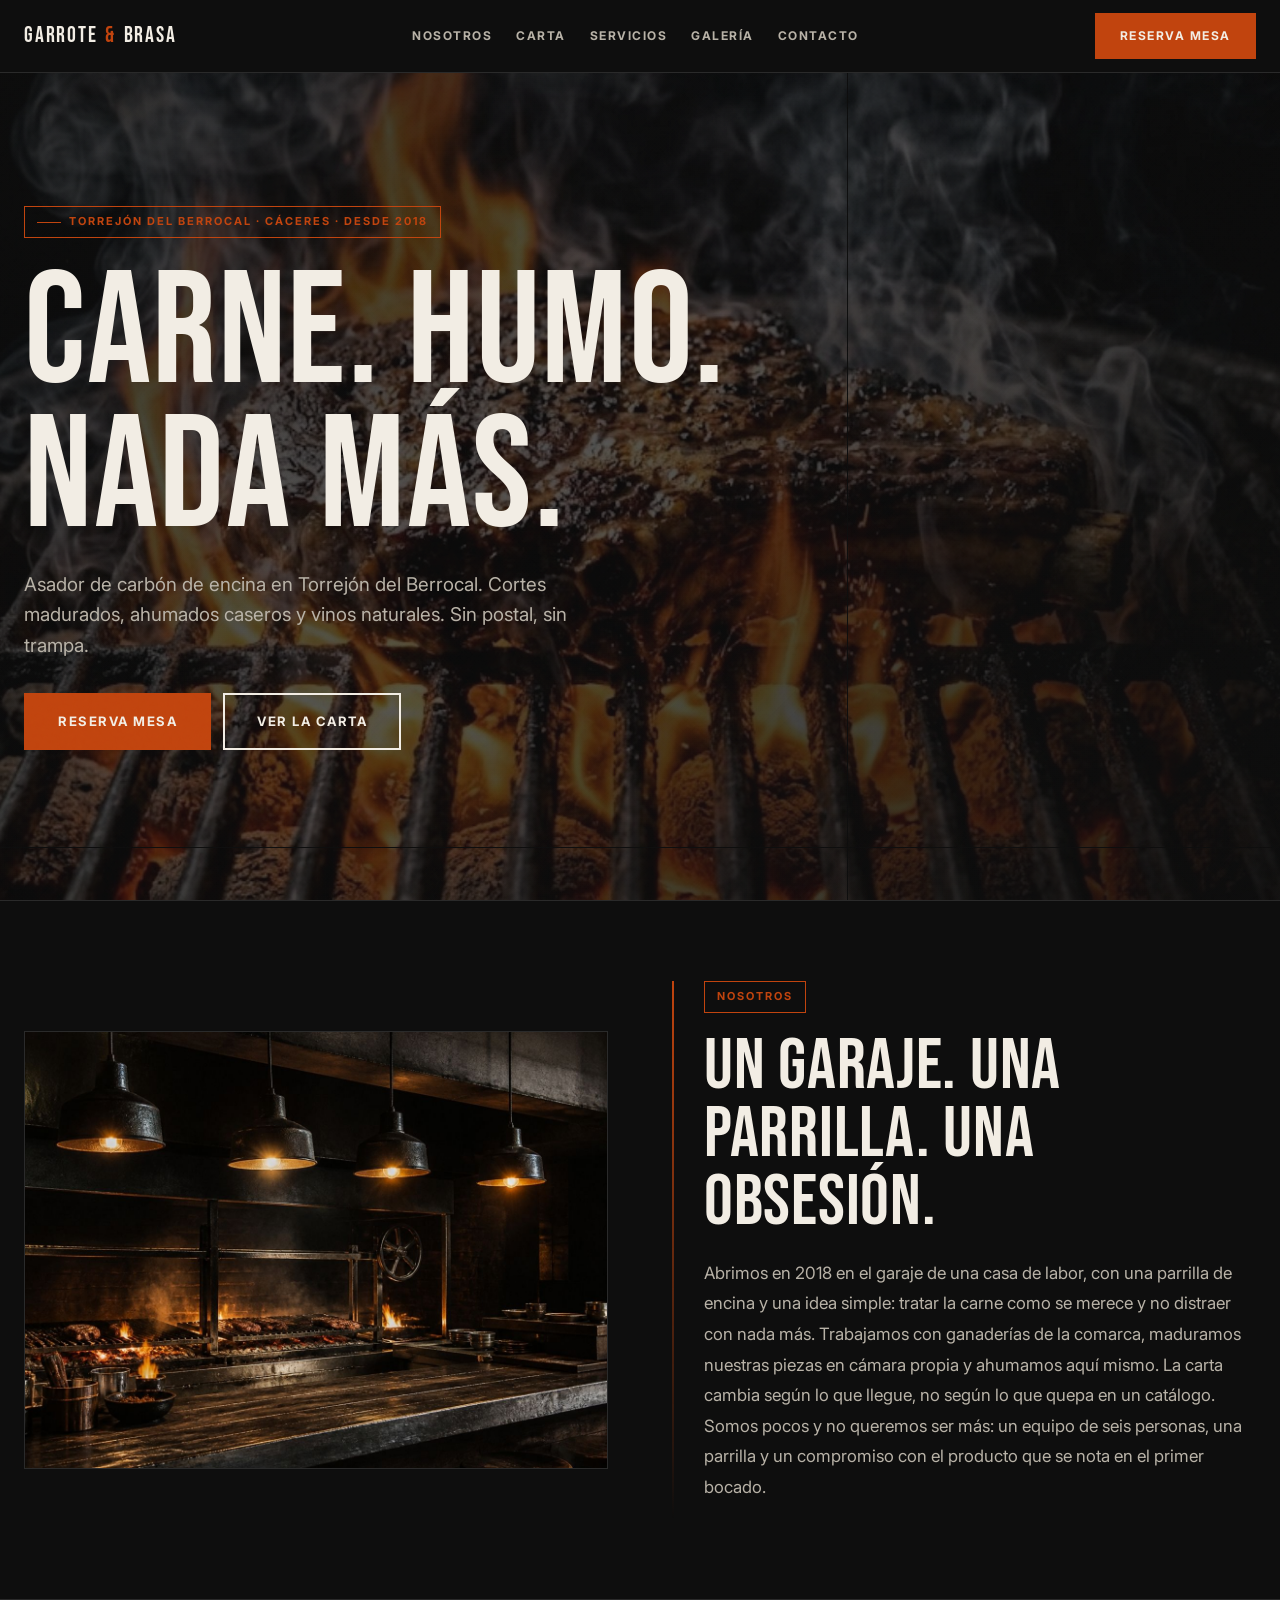
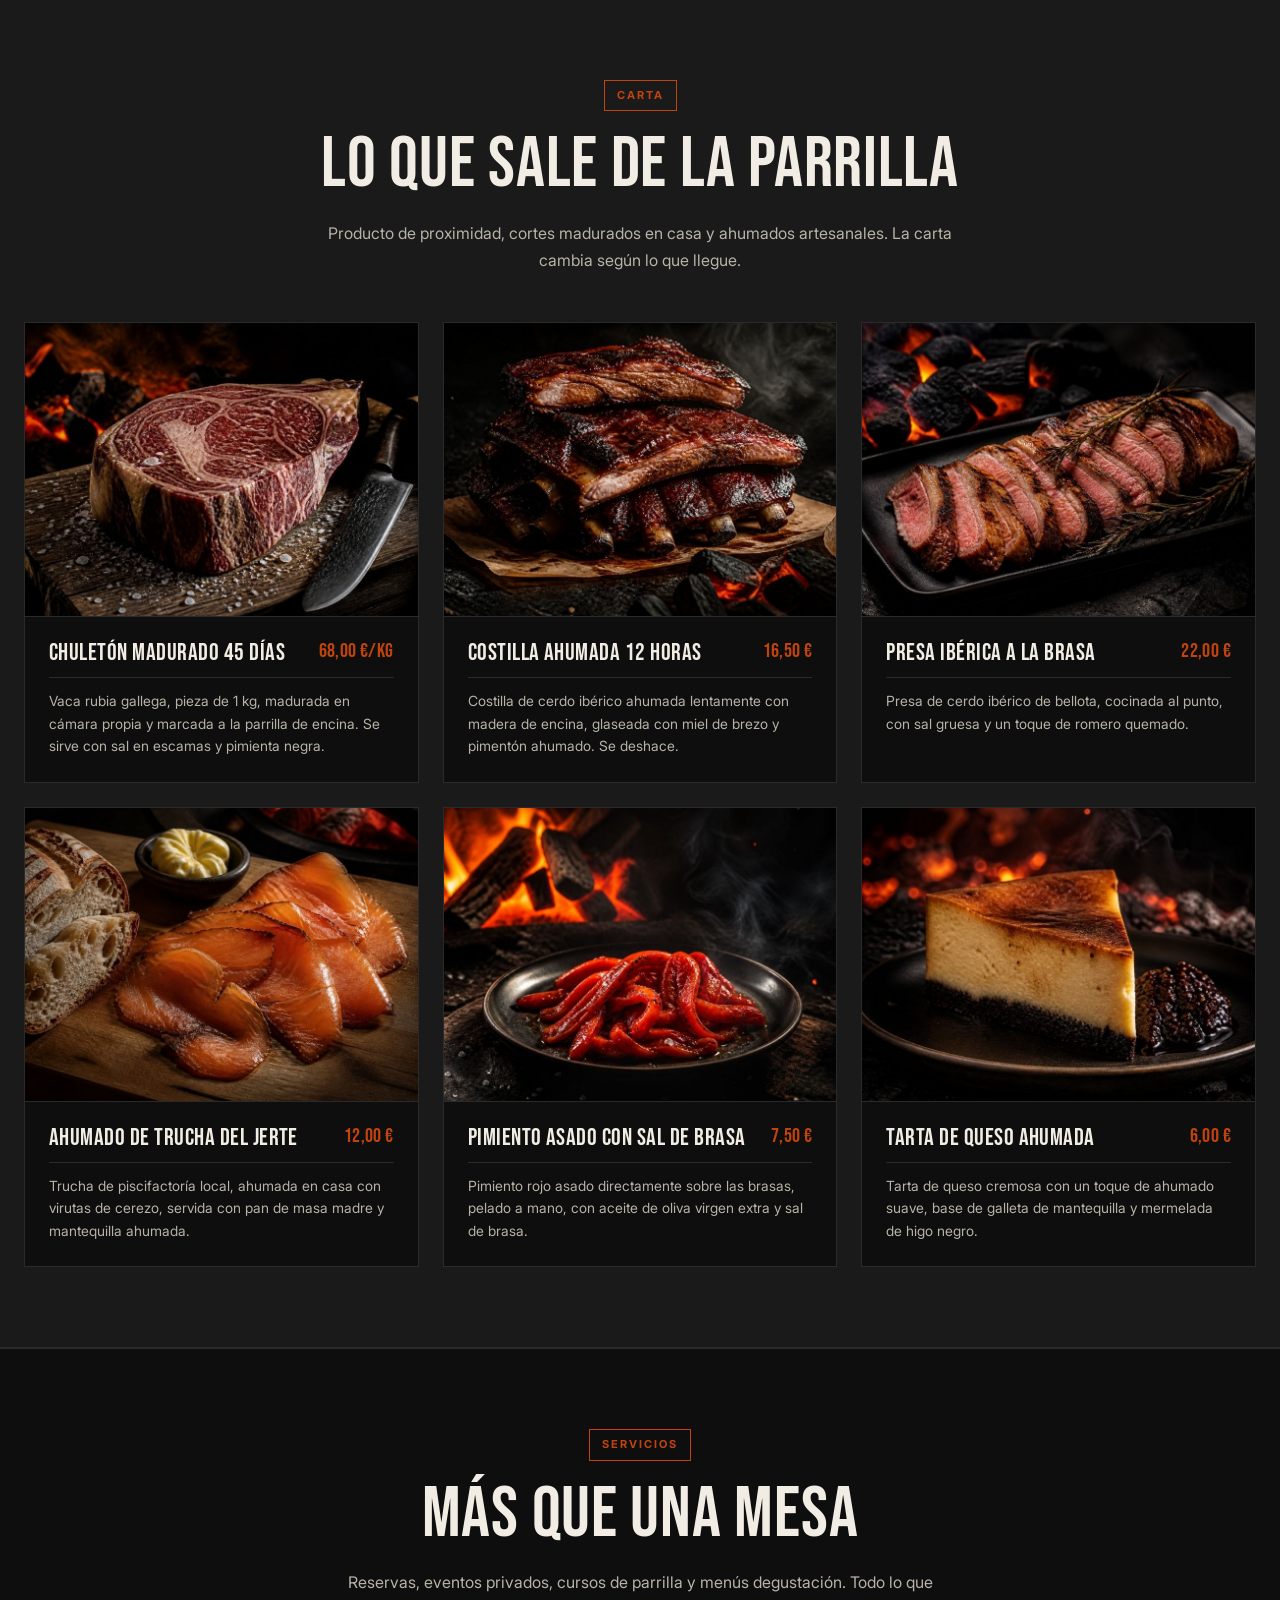
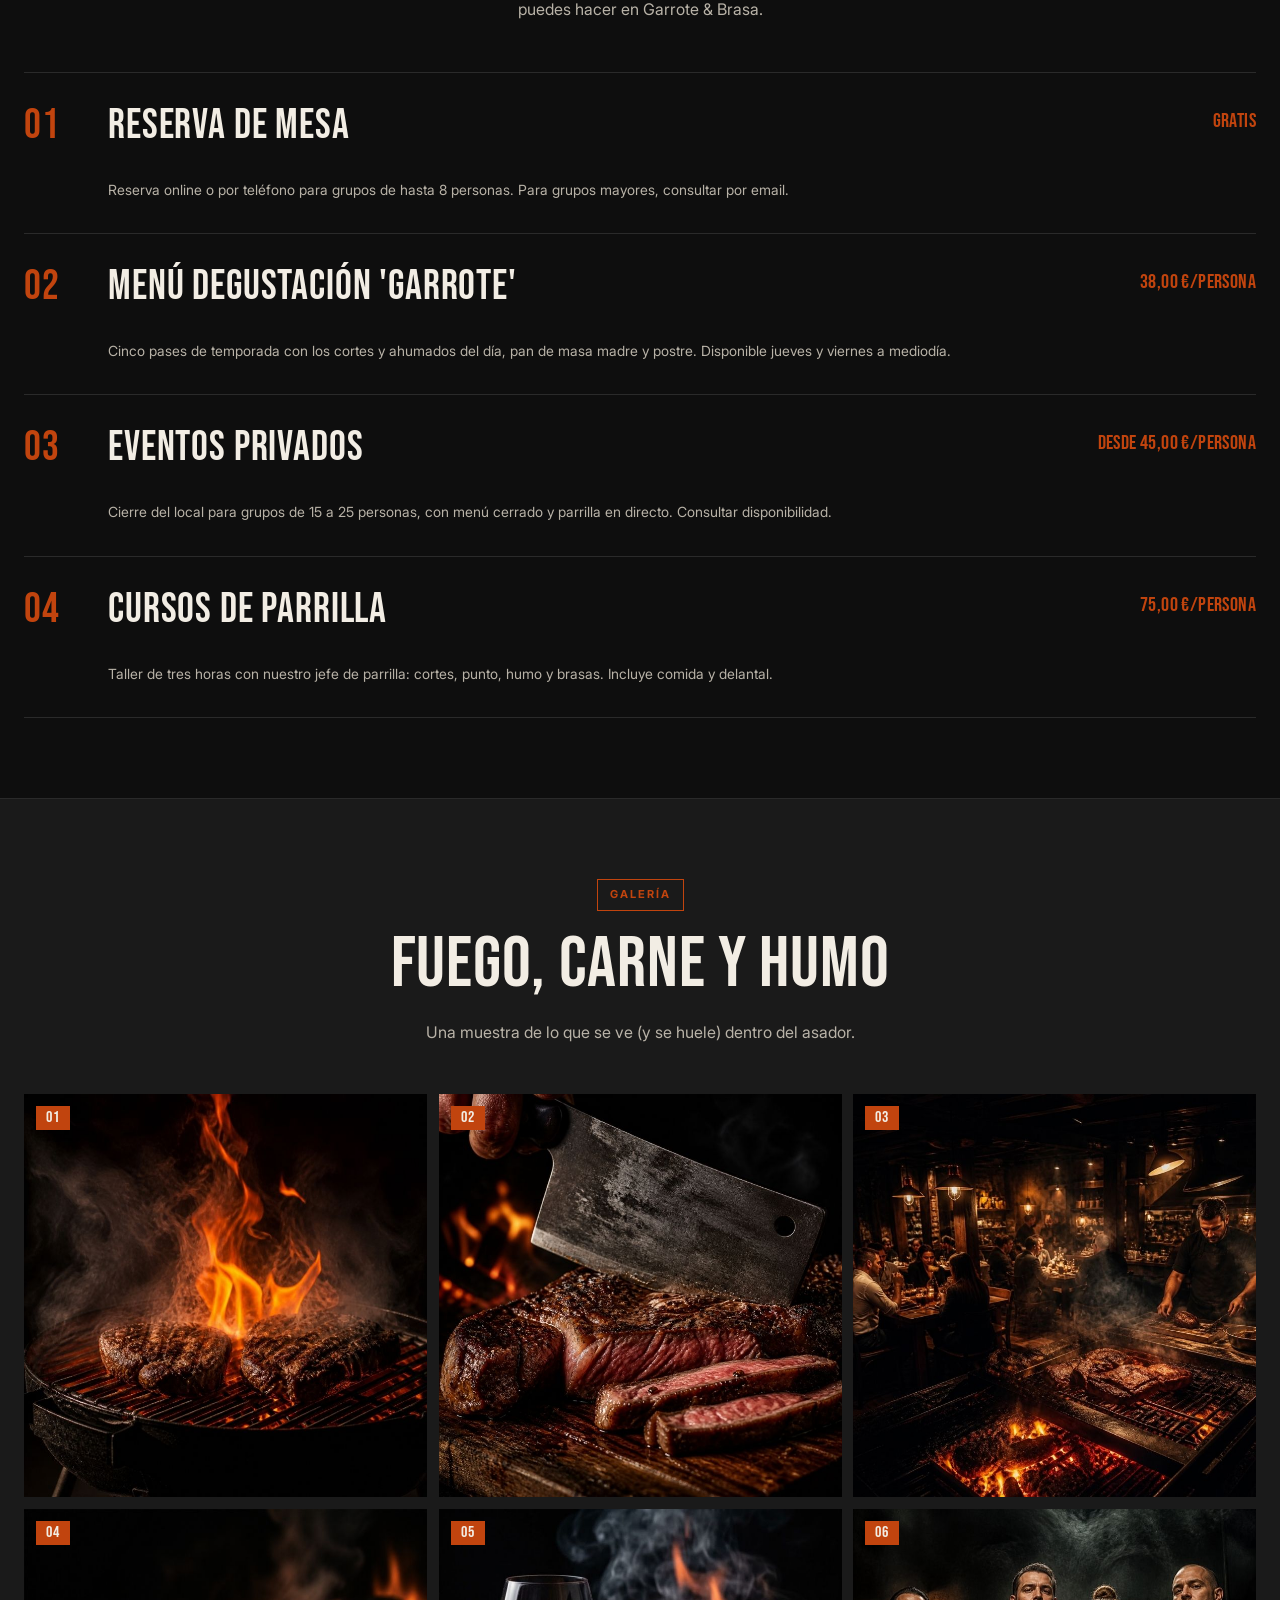
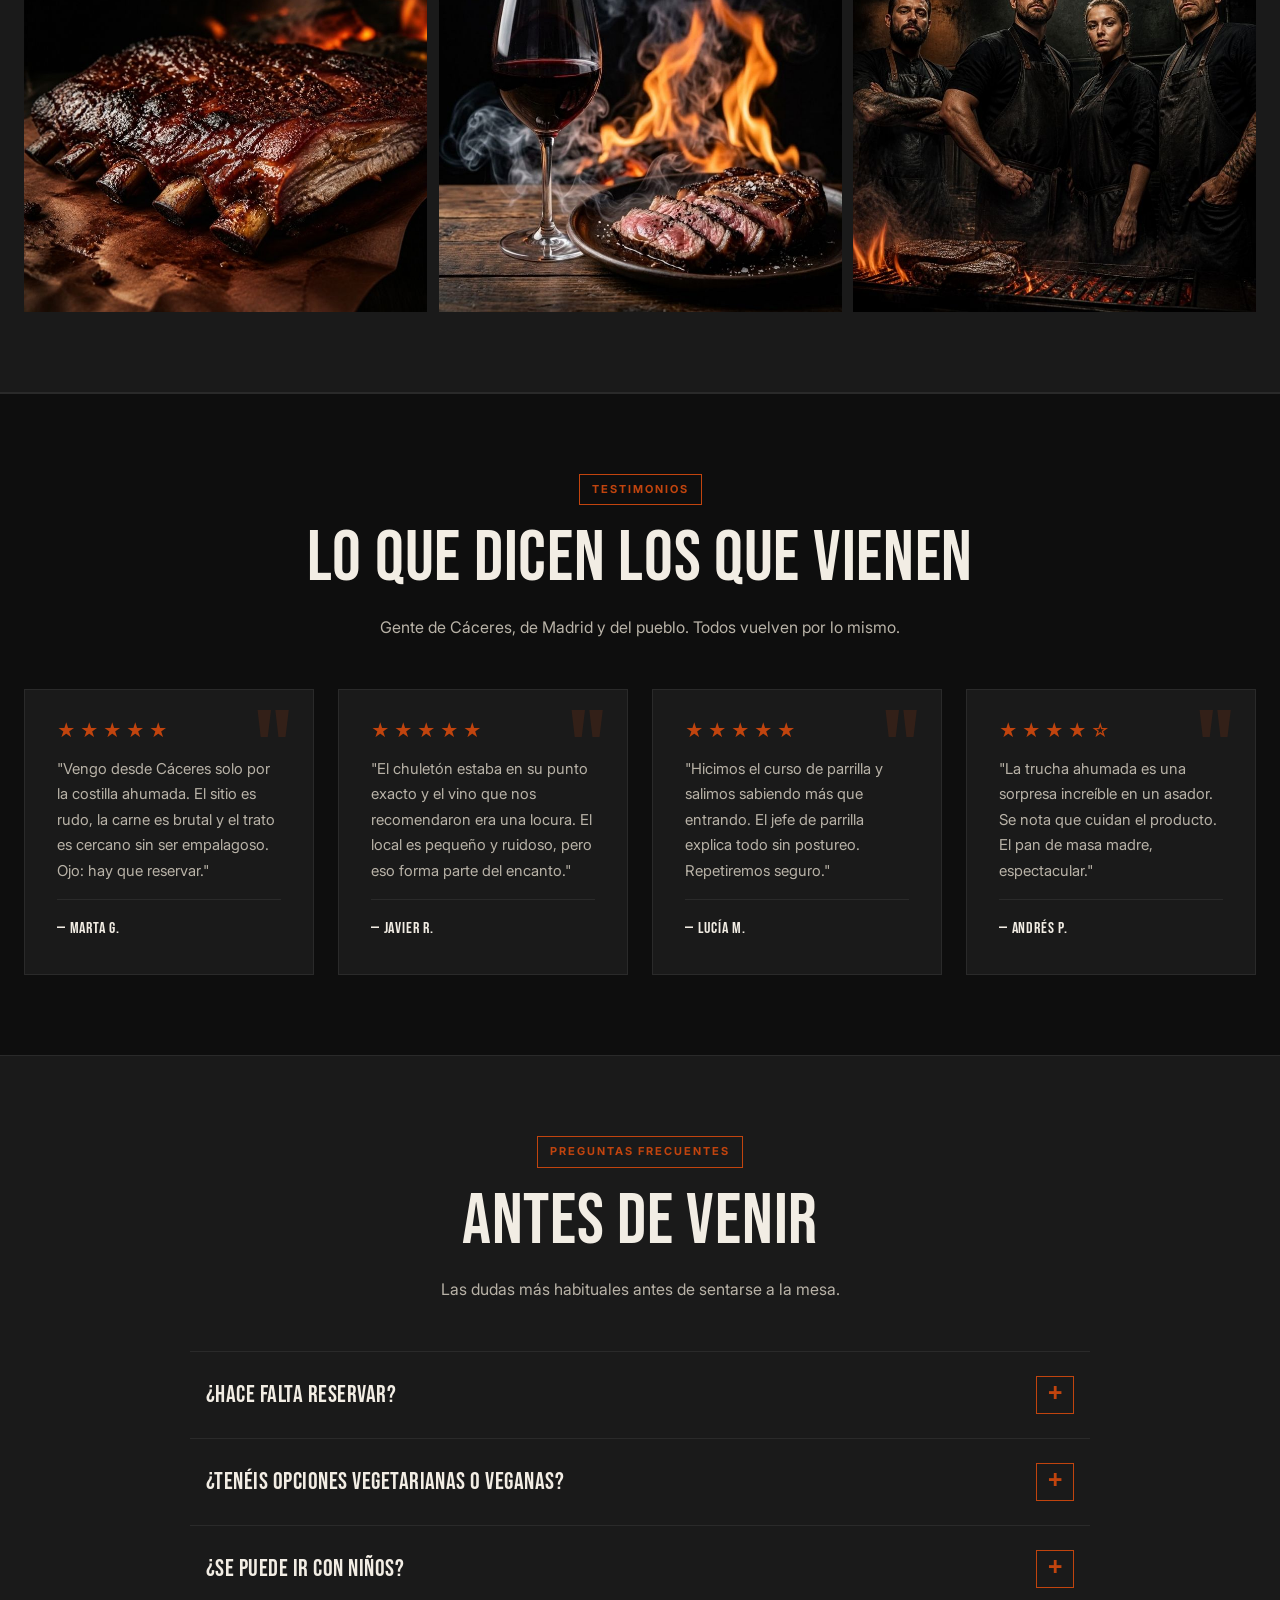
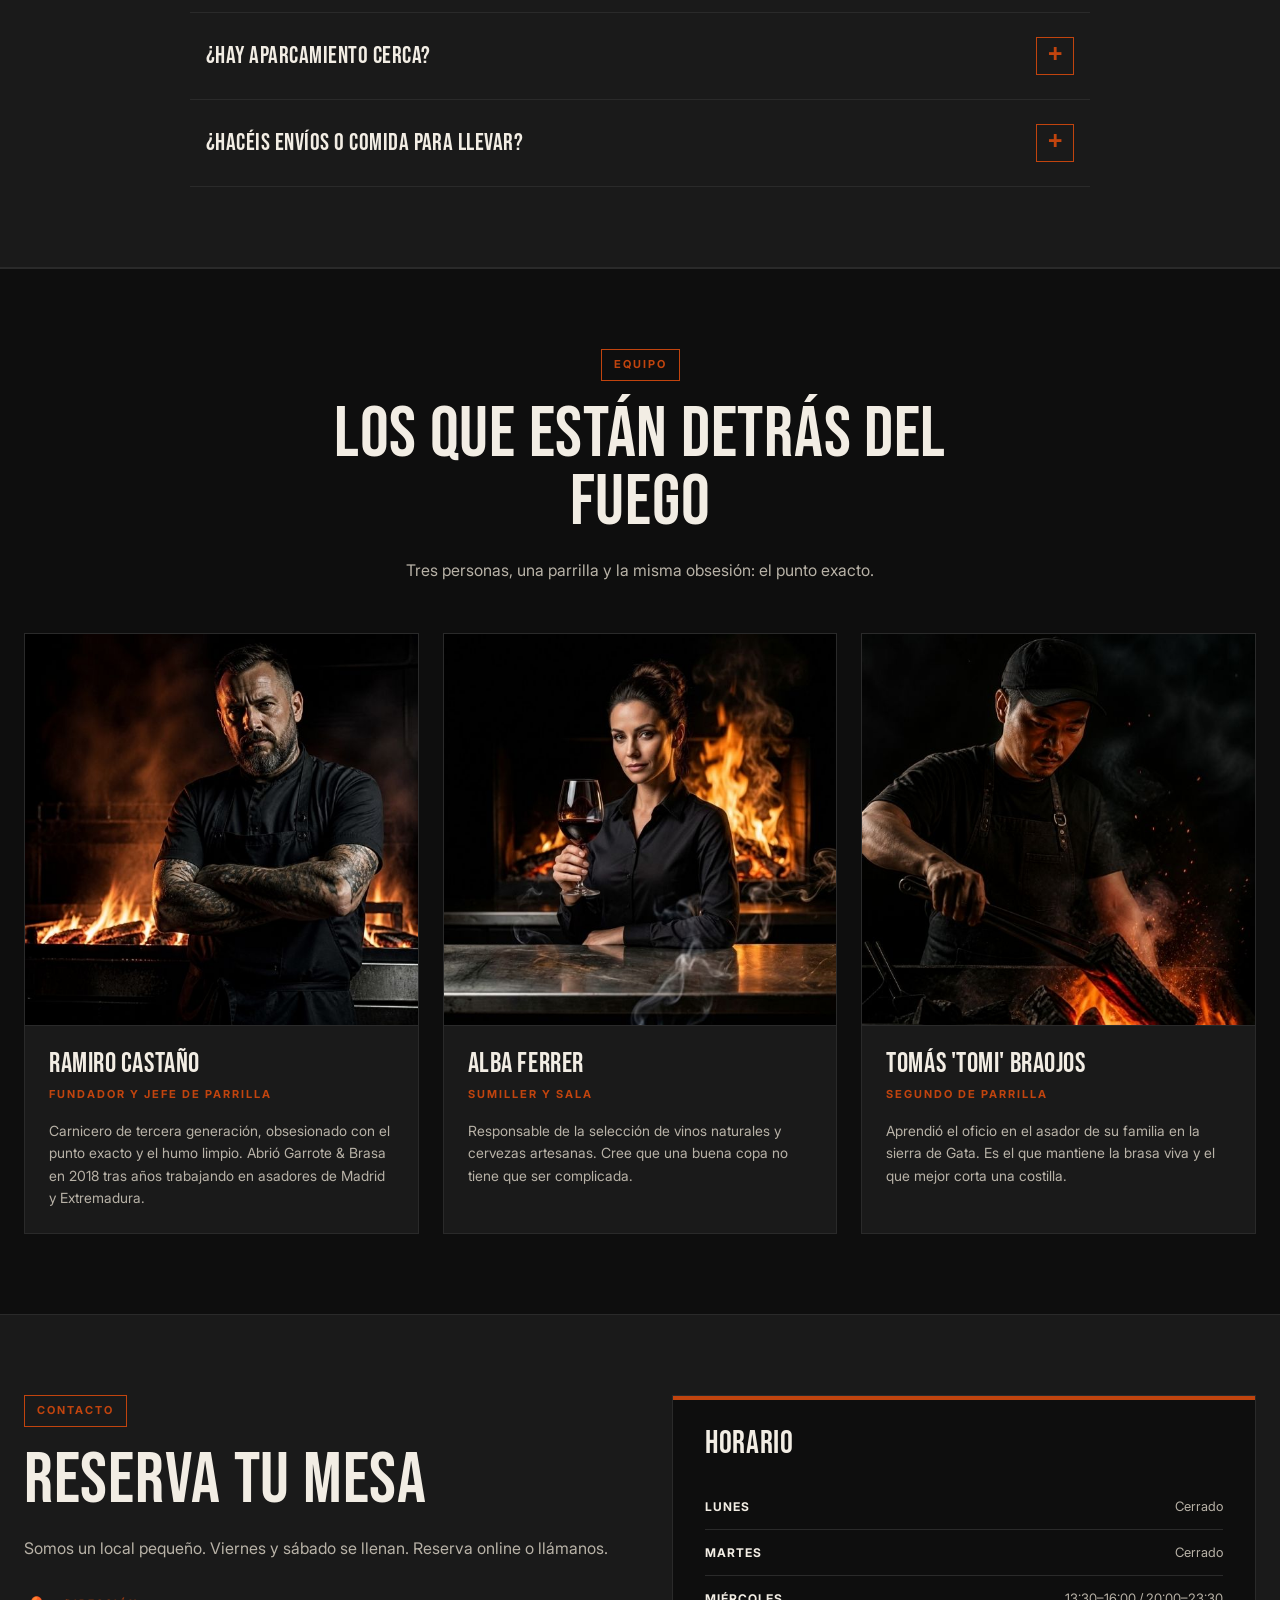
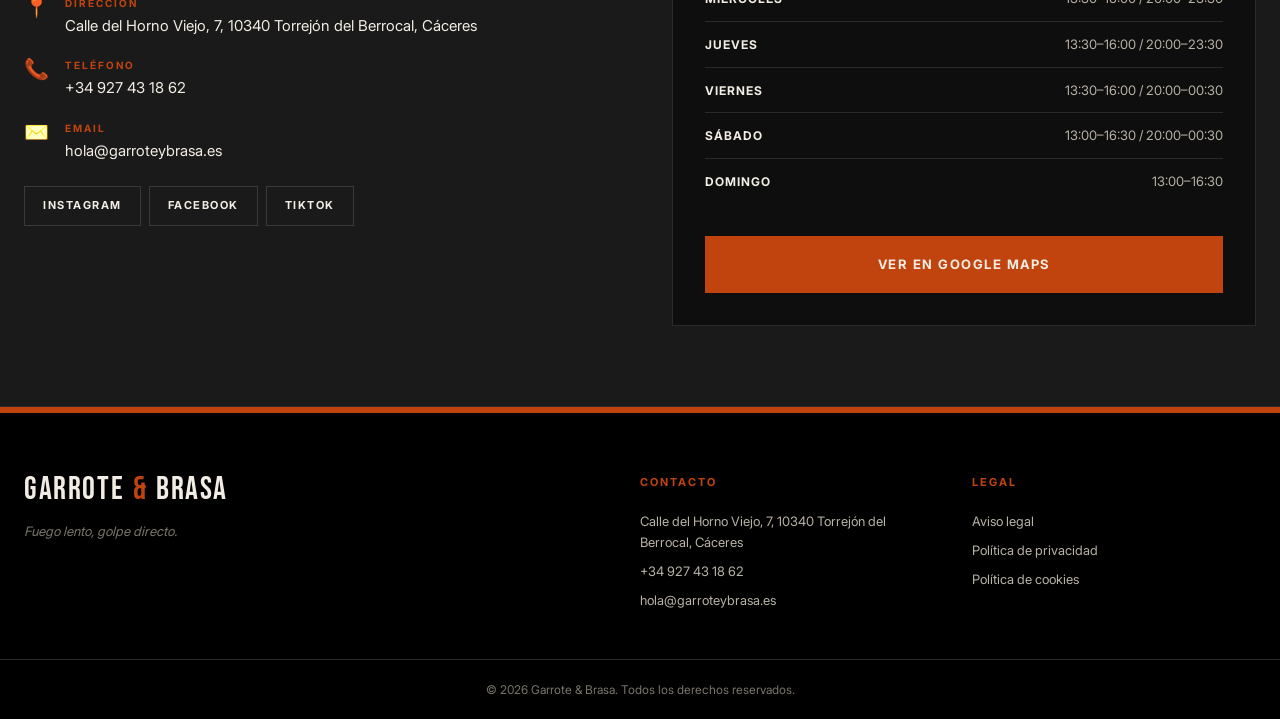
<file: index.html>
<!DOCTYPE html>
<html lang="es">
<head>
    <meta charset="UTF-8">
    <meta name="viewport" content="width=device-width, initial-scale=1.0">
    <meta name="theme-color" content="#0E0E0E">
    <meta name="description" content="Garrote & Brasa: asador urbano de carnes a la parrilla y ahumados en Torrejón del Berrocal, Cáceres.">
    <title>Garrote & Brasa · Asador urbano</title>
    <link rel="stylesheet" href="styles/base.css">
    <link rel="stylesheet" href="styles/inicio.css">
    <link rel="icon" href="data:image/svg+xml,%3Csvg xmlns='http://www.w3.org/2000/svg' viewBox='0 0 100 100'%3E%3Crect width='100' height='100' fill='%230E0E0E'/%3E%3Ctext x='50' y='72' font-family='Arial Black, sans-serif' font-size='64' font-weight='900' text-anchor='middle' fill='%23C1440E'%3EG%3C/text%3E%3C/svg%3E">
</head>
<body>
    <div id="app"></div>
    <script type="module" src="src/app.js"></script>
</body>
</html>
</file>
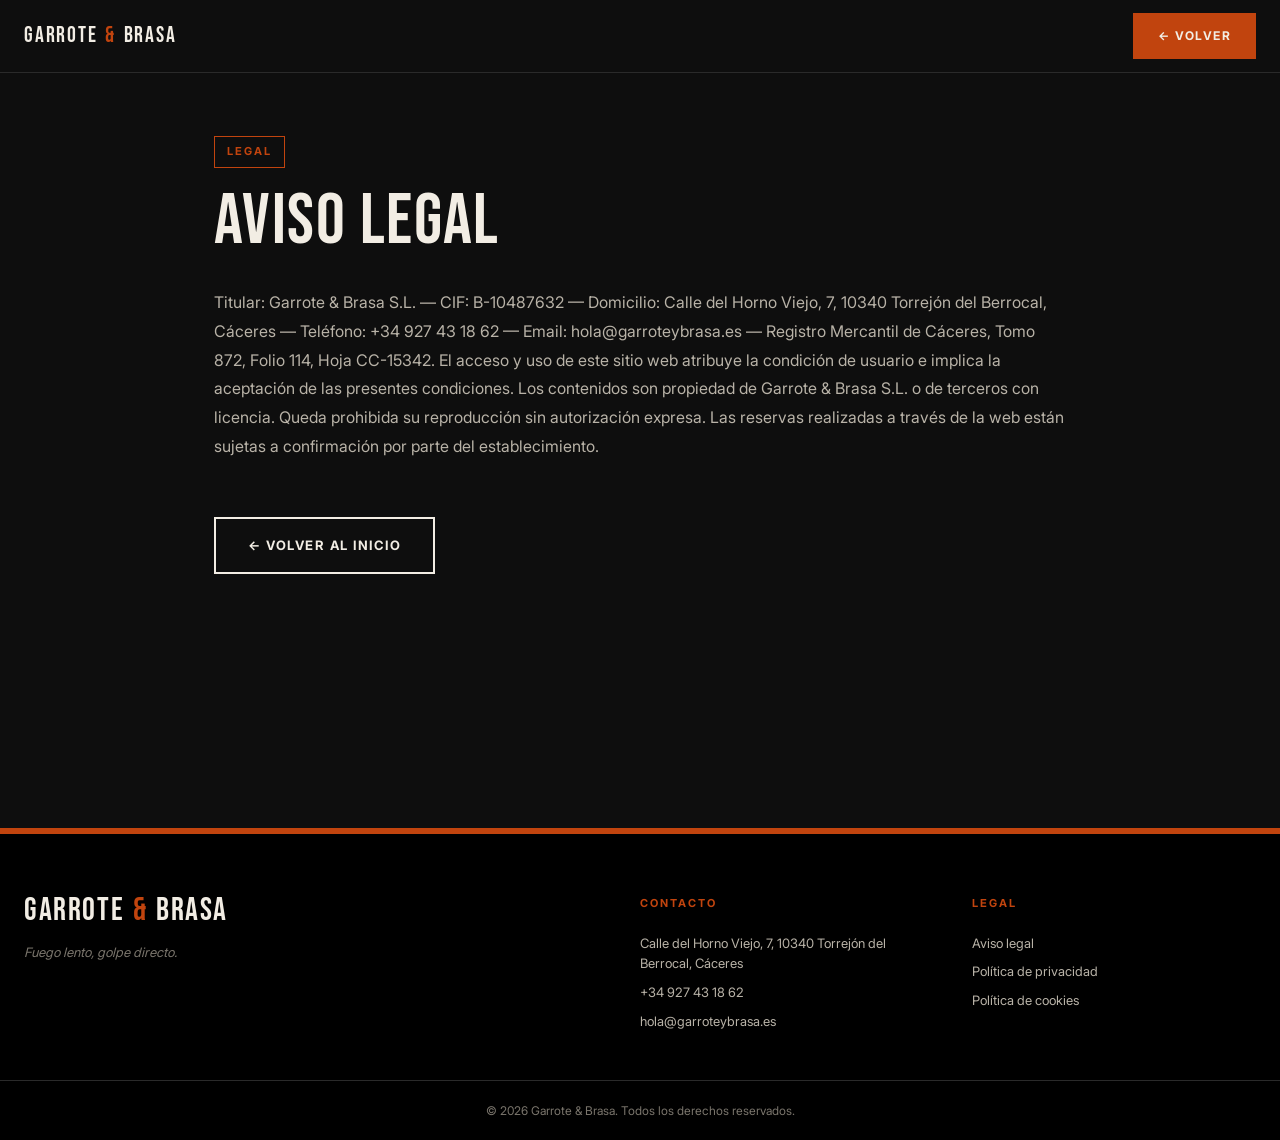
<file: aviso-legal.html>
<!DOCTYPE html>
<html lang="es">
<head>
    <meta charset="UTF-8">
    <meta name="viewport" content="width=device-width, initial-scale=1.0">
    <meta name="theme-color" content="#0E0E0E">
    <title>Aviso legal · Garrote & Brasa</title>
    <link rel="stylesheet" href="styles/base.css">
    <link rel="stylesheet" href="styles/inicio.css">
    <link rel="stylesheet" href="styles/legal.css">
    <link rel="icon" href="data:image/svg+xml,%3Csvg xmlns='http://www.w3.org/2000/svg' viewBox='0 0 100 100'%3E%3Crect width='100' height='100' fill='%230E0E0E'/%3E%3Ctext x='50' y='72' font-family='Arial Black, sans-serif' font-size='64' font-weight='900' text-anchor='middle' fill='%23C1440E'%3EG%3C/text%3E%3C/svg%3E">
</head>
<body>
    <div id="app"></div>
    <script type="module" src="src/app.js"></script>
</body>
</html>
</file>
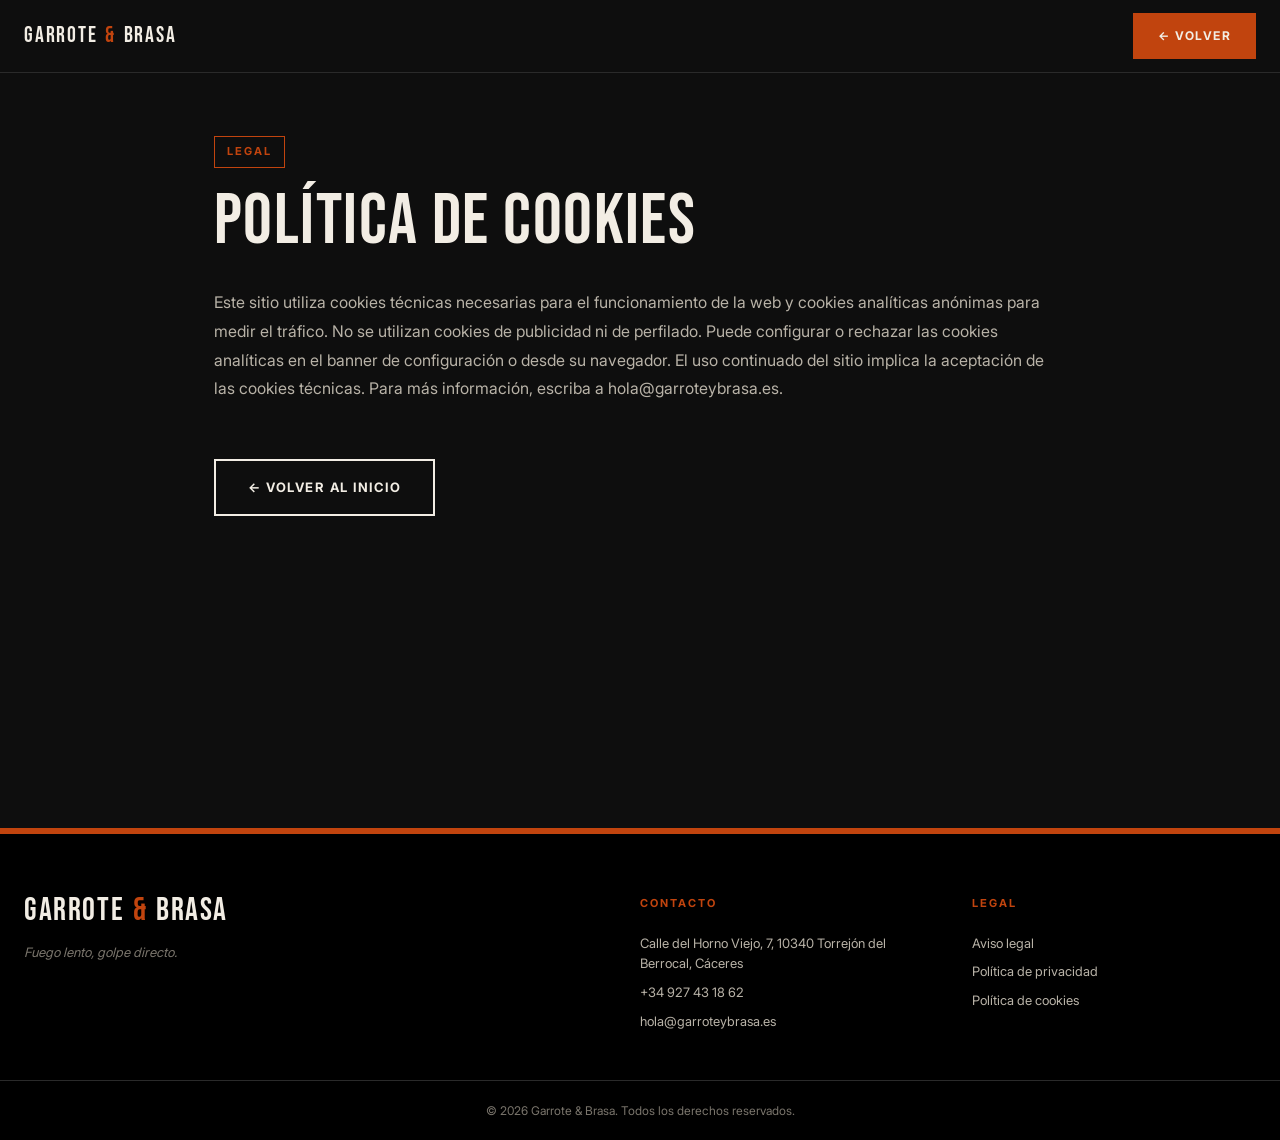
<file: cookies.html>
<!DOCTYPE html>
<html lang="es">
<head>
    <meta charset="UTF-8">
    <meta name="viewport" content="width=device-width, initial-scale=1.0">
    <meta name="theme-color" content="#0E0E0E">
    <title>Política de cookies · Garrote & Brasa</title>
    <link rel="stylesheet" href="styles/base.css">
    <link rel="stylesheet" href="styles/inicio.css">
    <link rel="stylesheet" href="styles/legal.css">
    <link rel="icon" href="data:image/svg+xml,%3Csvg xmlns='http://www.w3.org/2000/svg' viewBox='0 0 100 100'%3E%3Crect width='100' height='100' fill='%230E0E0E'/%3E%3Ctext x='50' y='72' font-family='Arial Black, sans-serif' font-size='64' font-weight='900' text-anchor='middle' fill='%23C1440E'%3EG%3C/text%3E%3C/svg%3E">
</head>
<body>
    <div id="app"></div>
    <script type="module" src="src/app.js"></script>
</body>
</html>
</file>
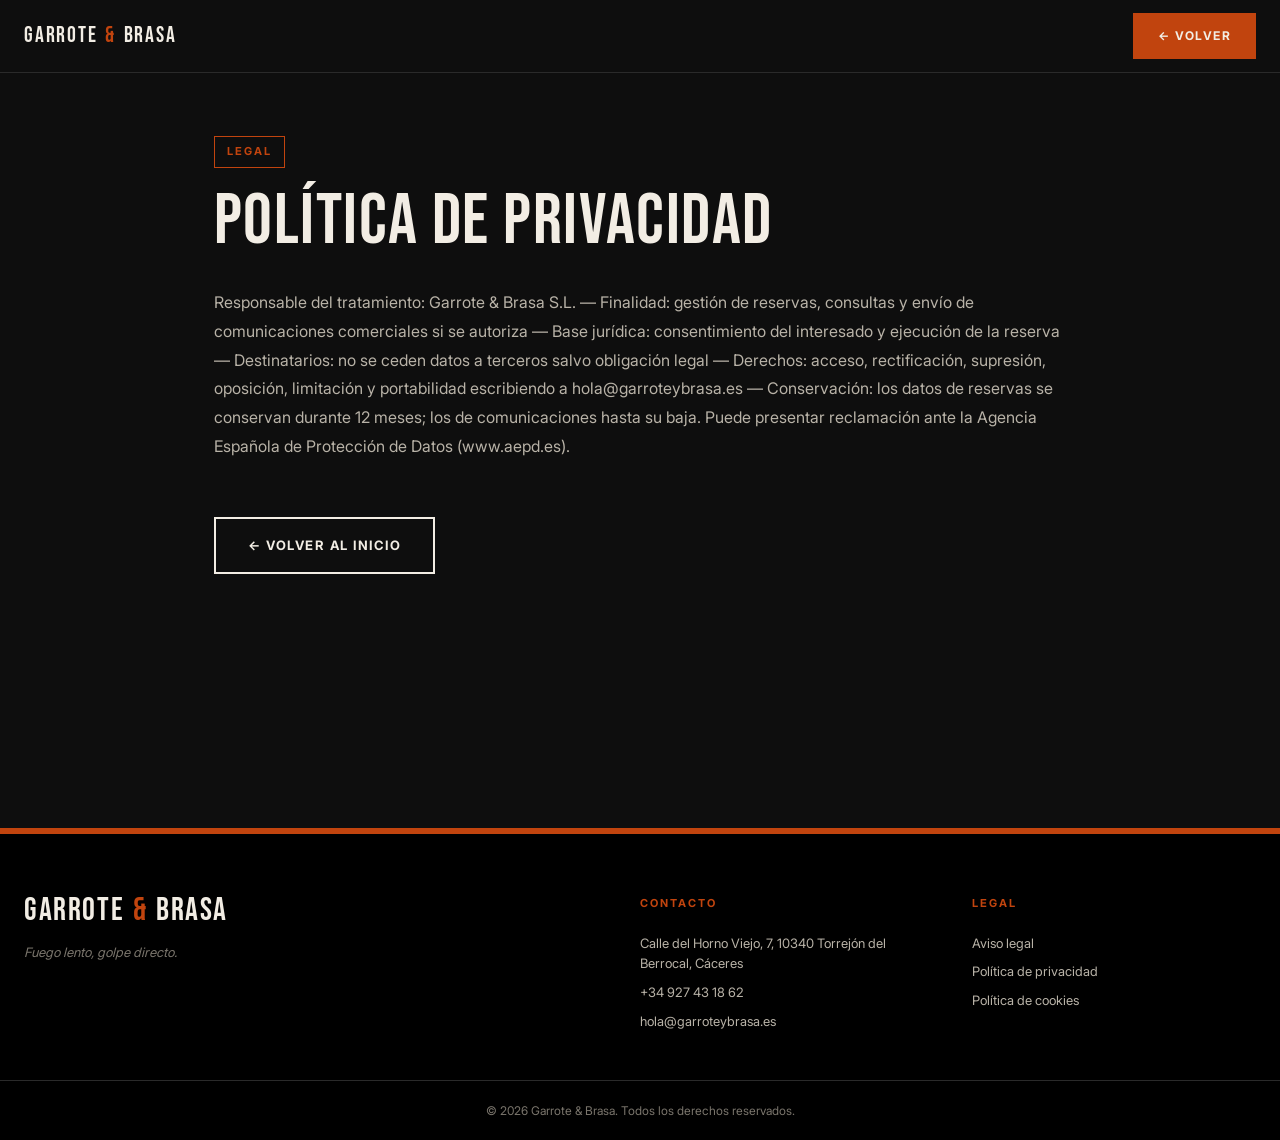
<file: privacidad.html>
<!DOCTYPE html>
<html lang="es">
<head>
    <meta charset="UTF-8">
    <meta name="viewport" content="width=device-width, initial-scale=1.0">
    <meta name="theme-color" content="#0E0E0E">
    <title>Política de privacidad · Garrote & Brasa</title>
    <link rel="stylesheet" href="styles/base.css">
    <link rel="stylesheet" href="styles/inicio.css">
    <link rel="stylesheet" href="styles/legal.css">
    <link rel="icon" href="data:image/svg+xml,%3Csvg xmlns='http://www.w3.org/2000/svg' viewBox='0 0 100 100'%3E%3Crect width='100' height='100' fill='%230E0E0E'/%3E%3Ctext x='50' y='72' font-family='Arial Black, sans-serif' font-size='64' font-weight='900' text-anchor='middle' fill='%23C1440E'%3EG%3C/text%3E%3C/svg%3E">
</head>
<body>
    <div id="app"></div>
    <script type="module" src="src/app.js"></script>
</body>
</html>
</file>
<file: styles/base.css>
/* ============================================
   BASE - GARROTE & BRASA
   Reset + variables + tipografía
   ============================================ */

/* ============================================
   FUENTES
   ============================================ */
@font-face {
    font-family: 'Bebas Neue';
    src: url('../assets/fonts/BebasNeue-Regular.woff2') format('woff2');
    font-weight: 400;
    font-style: normal;
    font-display: swap;
}

@font-face {
    font-family: 'Inter';
    src: url('../assets/fonts/Inter-Regular.woff2') format('woff2');
    font-weight: 400;
    font-style: normal;
    font-display: swap;
}

@font-face {
    font-family: 'Inter';
    src: url('../assets/fonts/Inter-Medium.woff2') format('woff2');
    font-weight: 500;
    font-style: normal;
    font-display: swap;
}

@font-face {
    font-family: 'Inter';
    src: url('../assets/fonts/Inter-Bold.woff2') format('woff2');
    font-weight: 700;
    font-style: normal;
    font-display: swap;
}

/* ============================================
   VARIABLES
   ============================================ */
:root {
    /* Colores del negocio (del JSON) */
    --primario: #C1440E;
    --secundario: #1A1A1A;
    --fondo: #0E0E0E;
    --texto: #F2EDE4;

    /* Variaciones */
    --primario-oscuro: #8B2F08;
    --primario-claro: #E85A1F;
    --primario-brillo: #FF6B2C;
    --secundario-claro: #2A2A2A;
    --texto-suave: #B8B2A7;
    --texto-tenue: #7A756C;
    --blanco: #FFFFFF;
    --negro: #000000;
    --borde: #2A2A2A;
    --borde-fuerte: #3A3A3A;

    /* Tipografía */
    --fuente-titulos: 'Bebas Neue', 'Impact', 'Arial Narrow', sans-serif;
    --fuente-cuerpo: 'Inter', -apple-system, BlinkMacSystemFont, 'Segoe UI', sans-serif;

    /* Espaciado */
    --esp-1: 4px;
    --esp-2: 8px;
    --esp-3: 12px;
    --esp-4: 16px;
    --esp-5: 20px;
    --esp-6: 24px;
    --esp-8: 32px;
    --esp-10: 40px;
    --esp-12: 48px;
    --esp-16: 64px;
    --esp-20: 80px;
    --esp-24: 96px;
    --esp-32: 128px;

    /* Radios (sin redondeo, todo cuadrado) */
    --radio-sm: 0px;
    --radio-md: 0px;
    --radio-lg: 0px;
    --radio-full: 999px;

    /* Transiciones */
    --transicion: 0.2s cubic-bezier(0.16, 1, 0.3, 1);

    /* Ancho máximo */
    --max-ancho: 1400px;
    --max-ancho-texto: 760px;
}

/* ============================================
   RESET
   ============================================ */
* {
    margin: 0;
    padding: 0;
    box-sizing: border-box;
}

html {
    scroll-behavior: smooth;
    -webkit-text-size-adjust: 100%;
}

body {
    font-family: var(--fuente-cuerpo);
    background: var(--fondo);
    color: var(--texto);
    min-height: 100vh;
    line-height: 1.6;
    -webkit-font-smoothing: antialiased;
    -moz-osx-font-smoothing: grayscale;
    overflow-x: hidden;
}

h1, h2, h3, h4, h5, h6 {
    font-family: var(--fuente-titulos);
    font-weight: 400;
    line-height: 0.95;
    color: var(--texto);
    letter-spacing: 0.02em;
    text-transform: uppercase;
}

p {
    margin-bottom: var(--esp-4);
}

a {
    color: var(--primario);
    text-decoration: none;
    transition: color var(--transicion);
}

a:hover {
    color: var(--primario-brillo);
}

img {
    max-width: 100%;
    height: auto;
    display: block;
}

button {
    font-family: inherit;
    cursor: pointer;
    border: none;
    background: none;
    color: inherit;
}

ul, ol {
    list-style: none;
}

/* ============================================
   CONTENEDOR
   ============================================ */
#app {
    min-height: 100vh;
    display: flex;
    flex-direction: column;
}

.contenedor {
    width: 100%;
    max-width: var(--max-ancho);
    margin: 0 auto;
    padding: 0 var(--esp-6);
}

/* ============================================
   SCROLLBAR
   ============================================ */
::-webkit-scrollbar {
    width: 10px;
}

::-webkit-scrollbar-track {
    background: var(--secundario);
}

::-webkit-scrollbar-thumb {
    background: var(--primario);
}

::-webkit-scrollbar-thumb:hover {
    background: var(--primario-claro);
}

/* ============================================
   SELECCIÓN
   ============================================ */
::selection {
    background: var(--primario);
    color: var(--texto);
}

/* ============================================
   UTILIDADES
   ============================================ */
.oculto {
    display: none !important;
}

.texto-centro {
    text-align: center;
}

/* ============================================
   EVITAR SELECCIÓN DE TEXTO EN ELEMENTOS INTERACTIVOS
   ============================================ */
button,
a,
.faq-pregunta,
.faq-item,
.header-nav-link,
.header-menu-btn,
.header-cta,
.header-logo,
.header-menu-movil-link,
.header-menu-movil-cta,
.btn,
.btn-primario,
.btn-secundario,
.producto-card,
.servicio-card,
.galeria-item,
.testimonio-card {
    user-select: none;
    -webkit-user-select: none;
    -moz-user-select: none;
    -ms-user-select: none;
    -webkit-tap-highlight-color: transparent;
}
</file>
<file: styles/inicio.css>
/* ============================================
   HEADER FIJO
   ============================================ */
.header {
    position: fixed;
    top: 0;
    left: 0;
    right: 0;
    z-index: 100;
    background: var(--fondo);
    border-bottom: 1px solid var(--borde);
    transition: all var(--transicion);
}

.header.scrolled {
    background: rgba(14, 14, 14, 0.95);
    backdrop-filter: blur(10px);
    -webkit-backdrop-filter: blur(10px);
    border-bottom-color: var(--borde-fuerte);
}

.header-contenido {
    display: flex;
    align-items: center;
    justify-content: space-between;
    gap: var(--esp-4);
    height: 72px;
}

.header-logo {
    display: flex;
    align-items: center;
    text-decoration: none;
    line-height: 1;
}

.header-logo-texto {
    font-family: var(--fuente-titulos);
    font-size: 22px;
    font-weight: 400;
    letter-spacing: 0.08em;
    color: var(--texto);
    text-transform: uppercase;
    transition: color var(--transicion);
}

.header-logo-amp {
    color: var(--primario);
    margin: 0 2px;
}

.header-logo:hover .header-logo-texto {
    color: var(--primario-claro);
}

.header-nav {
    display: none;
    align-items: center;
    gap: var(--esp-6);
}

.header-nav-link {
    font-family: var(--fuente-cuerpo);
    font-size: 12px;
    font-weight: 600;
    text-transform: uppercase;
    letter-spacing: 1.5px;
    color: var(--texto-suave);
    text-decoration: none;
    transition: color var(--transicion);
    position: relative;
    padding: var(--esp-2) 0;
}

.header-nav-link::after {
    content: '';
    position: absolute;
    bottom: 0;
    left: 0;
    right: 0;
    height: 2px;
    background: var(--primario);
    transform: scaleX(0);
    transform-origin: left;
    transition: transform var(--transicion);
}

.header-nav-link:hover {
    color: var(--texto);
}

.header-nav-link:hover::after {
    transform: scaleX(1);
}

.header-cta {
    display: none;
    padding: 12px 24px;
    background: var(--primario);
    color: var(--texto);
    font-family: var(--fuente-cuerpo);
    font-size: 12px;
    font-weight: 700;
    text-transform: uppercase;
    letter-spacing: 1.5px;
    text-decoration: none;
    border: 1px solid var(--primario);
    transition: all var(--transicion);
}

.header-cta:hover {
    background: transparent;
    color: var(--primario);
    border-color: var(--primario);
}

/* Menú móvil */
.header-menu-btn {
    display: flex;
    flex-direction: column;
    justify-content: center;
    gap: 5px;
    width: 32px;
    height: 32px;
    padding: 0;
}

.header-menu-btn span {
    display: block;
    width: 100%;
    height: 2px;
    background: var(--texto);
    transition: all var(--transicion);
}

.header-menu-btn.activo span:nth-child(1) {
    transform: translateY(7px) rotate(45deg);
}

.header-menu-btn.activo span:nth-child(2) {
    opacity: 0;
}

.header-menu-btn.activo span:nth-child(3) {
    transform: translateY(-7px) rotate(-45deg);
}

.header-menu-movil {
    display: flex;
    flex-direction: column;
    padding: var(--esp-4) var(--esp-6) var(--esp-6);
    background: var(--fondo);
    border-top: 1px solid var(--borde);
    gap: 0;
}

.header-menu-movil-link {
    padding: var(--esp-4) 0;
    font-size: 13px;
    font-weight: 600;
    text-transform: uppercase;
    letter-spacing: 1.5px;
    color: var(--texto-suave);
    text-decoration: none;
    border-bottom: 1px solid var(--borde);
    transition: color var(--transicion);
}

.header-menu-movil-link:hover {
    color: var(--texto);
}

.header-menu-movil-cta {
    margin-top: var(--esp-4);
    padding: 16px 20px;
    background: var(--primario);
    color: var(--texto);
    font-size: 13px;
    font-weight: 700;
    text-transform: uppercase;
    letter-spacing: 1.5px;
    text-align: center;
    text-decoration: none;
    transition: all var(--transicion);
}

.header-menu-movil-cta:hover {
    background: var(--primario-oscuro);
}

/* ============================================
   HERO
   ============================================ */
.hero {
    position: relative;
    min-height: 100vh;
    display: flex;
    align-items: center;
    padding: calc(72px + var(--esp-16)) 0 var(--esp-20);
    overflow: hidden;
}

.hero-imagen-fondo {
    position: absolute;
    inset: 0;
    z-index: 0;
}

.hero-imagen-placeholder {
    width: 100%;
    height: 100%;
    background: linear-gradient(135deg, var(--secundario) 0%, var(--negro) 100%);
    display: flex;
    align-items: center;
    justify-content: center;
    padding: var(--esp-8);
    text-align: center;
}

.hero-imagen-texto {
    font-family: var(--fuente-cuerpo);
    font-size: 13px;
    line-height: 1.6;
    color: var(--texto-tenue);
    max-width: 500px;
    font-style: italic;
    opacity: 0.4;
}

.hero-overlay {
    position: absolute;
    inset: 0;
    background: linear-gradient(
        135deg,
        rgba(14, 14, 14, 0.85) 0%,
        rgba(14, 14, 14, 0.7) 50%,
        rgba(14, 14, 14, 0.9) 100%
    );
    z-index: 1;
}

.hero-contenido {
    position: relative;
    z-index: 2;
    width: 100%;
}

.hero-texto {
    max-width: 800px;
}

.hero-eyebrow {
    display: inline-block;
    font-family: var(--fuente-cuerpo);
    font-size: 11px;
    font-weight: 700;
    text-transform: uppercase;
    letter-spacing: 2px;
    color: var(--primario);
    padding: 6px 12px;
    border: 1px solid var(--primario);
    margin-bottom: var(--esp-6);
}

.hero-titulo {
    font-family: var(--fuente-titulos);
    font-size: 72px;
    font-weight: 400;
    line-height: 0.9;
    letter-spacing: 0.01em;
    color: var(--texto);
    margin-bottom: var(--esp-5);
    text-transform: uppercase;
}

.hero-subtitulo {
    font-family: var(--fuente-cuerpo);
    font-size: 17px;
    line-height: 1.6;
    color: var(--texto-suave);
    margin-bottom: var(--esp-8);
    max-width: 580px;
}

.hero-acciones {
    display: flex;
    flex-wrap: wrap;
    gap: var(--esp-3);
}

/* Botones */
.btn {
    display: inline-flex;
    align-items: center;
    justify-content: center;
    padding: 16px 32px;
    font-family: var(--fuente-cuerpo);
    font-size: 13px;
    font-weight: 700;
    text-transform: uppercase;
    letter-spacing: 1.5px;
    text-decoration: none;
    transition: all var(--transicion);
    cursor: pointer;
    border: 2px solid transparent;
}

.btn-primario {
    background: var(--primario);
    color: var(--texto);
    border-color: var(--primario);
}

.btn-primario:hover {
    background: var(--primario-brillo);
    border-color: var(--primario-brillo);
    color: var(--texto);
    transform: translateY(-2px);
}

.btn-secundario {
    background: transparent;
    color: var(--texto);
    border-color: var(--texto);
}

.btn-secundario:hover {
    background: var(--texto);
    color: var(--fondo);
    transform: translateY(-2px);
}

/* ============================================
   RESPONSIVE
   ============================================ */
@media (min-width: 900px) {
    .header-nav {
        display: flex;
    }

    .header-cta {
        display: inline-block;
    }

    .header-menu-btn {
        display: none;
    }

    .header-menu-movil {
        display: none !important;
    }

    .hero-titulo {
        font-size: 120px;
    }

    .hero-subtitulo {
        font-size: 19px;
    }
}

@media (min-width: 1200px) {
    .hero-titulo {
        font-size: 160px;
    }
}

@media (max-width: 600px) {
    .contenedor {
        padding: 0 var(--esp-4);
    }

    .header-contenido {
        height: 64px;
    }

    .header-logo-texto {
        font-size: 18px;
    }

    .hero {
        padding: calc(64px + var(--esp-10)) 0 var(--esp-12);
        min-height: auto;
    }

    .hero-titulo {
        font-size: 56px;
    }

    .hero-subtitulo {
        font-size: 15px;
    }

    .hero-acciones {
        flex-direction: column;
    }

    .btn {
        width: 100%;
        padding: 16px 24px;
    }
}

/* ============================================
   SECCIONES COMUNES
   ============================================ */
.seccion-eyebrow {
    display: inline-block;
    font-family: var(--fuente-cuerpo);
    font-size: 11px;
    font-weight: 700;
    text-transform: uppercase;
    letter-spacing: 2px;
    color: var(--primario);
    padding: 6px 12px;
    border: 1px solid var(--primario);
    margin-bottom: var(--esp-5);
}

.seccion-titulo {
    font-family: var(--fuente-titulos);
    font-size: 56px;
    font-weight: 400;
    line-height: 0.95;
    letter-spacing: 0.01em;
    color: var(--texto);
    margin-bottom: var(--esp-5);
    text-transform: uppercase;
}

.seccion-descripcion {
    font-family: var(--fuente-cuerpo);
    font-size: 16px;
    line-height: 1.7;
    color: var(--texto-suave);
    max-width: 640px;
    margin: 0 auto;
}

.seccion-header {
    text-align: center;
    margin-bottom: var(--esp-12);
    max-width: 760px;
    margin-left: auto;
    margin-right: auto;
}

/* Compensación del header fijo */
#sobre-nosotros,
#productos,
#servicios,
#galeria,
#testimonios,
#faq,
#equipo,
#contacto {
    scroll-margin-top: 100px;
}

/* ============================================
   SOBRE NOSOTROS
   ============================================ */
.sobre-nosotros {
    padding: var(--esp-20) 0;
    background: var(--fondo);
    border-top: 1px solid var(--borde);
}

.sobre-contenido {
    display: grid;
    grid-template-columns: 1fr;
    gap: var(--esp-12);
    align-items: center;
}

.sobre-visual {
    position: relative;
}

.sobre-imagen-placeholder {
    width: 100%;
    aspect-ratio: 4 / 3;
    background: linear-gradient(135deg, var(--secundario) 0%, var(--negro) 100%);
    display: flex;
    align-items: center;
    justify-content: center;
    padding: var(--esp-8);
    text-align: center;
    border: 1px solid var(--borde);
}

.sobre-imagen-texto {
    font-family: var(--fuente-cuerpo);
    font-size: 13px;
    line-height: 1.6;
    color: var(--texto-tenue);
    font-style: italic;
    opacity: 0.5;
    max-width: 400px;
}

.sobre-descripcion {
    font-size: 17px;
    line-height: 1.8;
    color: var(--texto-suave);
}

/* ============================================
   PRODUCTOS
   ============================================ */
.productos {
    padding: var(--esp-20) 0;
    background: var(--secundario);
    border-top: 1px solid var(--borde);
    border-bottom: 1px solid var(--borde);
}

.productos .seccion-titulo {
    color: var(--texto);
}

.productos-grid {
    display: grid;
    grid-template-columns: 1fr;
    gap: var(--esp-6);
}

.producto-card {
    background: var(--fondo);
    border: 1px solid var(--borde);
    overflow: hidden;
    transition: all var(--transicion);
    display: flex;
    flex-direction: column;
    position: relative;
}

.producto-card::before {
    content: '';
    position: absolute;
    top: 0;
    left: 0;
    right: 0;
    height: 3px;
    background: var(--primario);
    transform: scaleX(0);
    transform-origin: left;
    transition: transform var(--transicion);
    z-index: 2;
}

.producto-card:hover::before {
    transform: scaleX(1);
}

.producto-card:hover {
    border-color: var(--primario);
    transform: translateY(-4px);
}

.producto-imagen-placeholder {
    width: 100%;
    aspect-ratio: 4 / 3;
    background: linear-gradient(135deg, var(--secundario) 0%, var(--negro) 100%);
    display: flex;
    align-items: center;
    justify-content: center;
    padding: var(--esp-6);
    text-align: center;
    border-bottom: 1px solid var(--borde);
    position: relative;
}

.producto-imagen-texto {
    font-family: var(--fuente-cuerpo);
    font-size: 12px;
    line-height: 1.5;
    color: var(--texto-tenue);
    font-style: italic;
    opacity: 0.5;
    max-width: 280px;
}

.producto-info {
    padding: var(--esp-6);
    display: flex;
    flex-direction: column;
    gap: var(--esp-3);
    flex: 1;
}

.producto-header {
    display: flex;
    justify-content: space-between;
    align-items: flex-start;
    gap: var(--esp-4);
    padding-bottom: var(--esp-3);
    border-bottom: 1px solid var(--borde);
}

.producto-nombre {
    font-family: var(--fuente-titulos);
    font-size: 24px;
    font-weight: 400;
    line-height: 1;
    letter-spacing: 0.02em;
    color: var(--texto);
    margin: 0;
    text-transform: uppercase;
    flex: 1;
}

.producto-precio {
    font-family: var(--fuente-titulos);
    font-size: 20px;
    font-weight: 400;
    letter-spacing: 0.02em;
    color: var(--primario);
    flex-shrink: 0;
    line-height: 1;
    white-space: nowrap;
}

.producto-descripcion {
    font-size: 14px;
    line-height: 1.6;
    color: var(--texto-suave);
    margin: 0;
    flex: 1;
}

/* ============================================
   RESPONSIVE
   ============================================ */
@media (min-width: 700px) {
    .productos-grid {
        grid-template-columns: repeat(2, 1fr);
    }
}

@media (min-width: 900px) {
    .sobre-contenido {
        grid-template-columns: 1fr 1fr;
        gap: var(--esp-16);
    }

    .seccion-titulo {
        font-size: 72px;
    }
}

@media (min-width: 1100px) {
    .productos-grid {
        grid-template-columns: repeat(3, 1fr);
    }
}

@media (max-width: 600px) {
    .sobre-nosotros,
    .productos {
        padding: var(--esp-12) 0;
    }

    .seccion-titulo {
        font-size: 40px;
    }

    .sobre-imagen-placeholder {
        aspect-ratio: 1 / 1;
    }

    .producto-nombre {
        font-size: 20px;
    }

    .producto-precio {
        font-size: 18px;
    }
}

/* ============================================
   SERVICIOS
   ============================================ */
.servicios {
    padding: var(--esp-20) 0;
    background: var(--fondo);
    border-top: 1px solid var(--borde);
}

.servicios-grid {
    display: grid;
    grid-template-columns: 1fr;
    gap: 0;
    border-top: 1px solid var(--borde);
}

.servicio-card {
    padding: var(--esp-8) 0;
    border-bottom: 1px solid var(--borde);
    display: grid;
    grid-template-columns: auto 1fr auto;
    gap: var(--esp-6);
    align-items: baseline;
    transition: all var(--transicion);
    position: relative;
}

.servicio-card:hover {
    background: var(--secundario);
    padding-left: var(--esp-4);
    padding-right: var(--esp-4);
}

.servicio-numero {
    font-family: var(--fuente-titulos);
    font-size: 32px;
    font-weight: 400;
    letter-spacing: 0.02em;
    color: var(--primario);
    line-height: 1;
    min-width: 60px;
}

.servicio-nombre {
    font-family: var(--fuente-titulos);
    font-size: 32px;
    font-weight: 400;
    line-height: 1;
    letter-spacing: 0.02em;
    color: var(--texto);
    margin: 0 0 var(--esp-2);
    text-transform: uppercase;
    grid-column: 2;
}

.servicio-descripcion {
    font-size: 14px;
    line-height: 1.6;
    color: var(--texto-suave);
    margin: 0;
    grid-column: 2;
}

.servicio-precio {
    font-family: var(--fuente-titulos);
    font-size: 20px;
    font-weight: 400;
    letter-spacing: 0.02em;
    color: var(--primario);
    margin: 0;
    grid-column: 3;
    grid-row: 1;
    white-space: nowrap;
    align-self: start;
}

/* ============================================
   GALERÍA
   ============================================ */
.galeria {
    padding: var(--esp-20) 0;
    background: var(--secundario);
    border-top: 1px solid var(--borde);
    border-bottom: 1px solid var(--borde);
}

.galeria-grid {
    display: grid;
    grid-template-columns: 1fr;
    gap: var(--esp-3);
}

.galeria-item {
    position: relative;
    overflow: hidden;
}

.galeria-imagen-placeholder {
    width: 100%;
    aspect-ratio: 1 / 1;
    background: linear-gradient(135deg, var(--secundario-claro) 0%, var(--negro) 100%);
    display: flex;
    align-items: center;
    justify-content: center;
    padding: var(--esp-5);
    text-align: center;
    border: 1px solid var(--borde);
    transition: all var(--transicion);
}

.galeria-item:hover .galeria-imagen-placeholder {
    border-color: var(--primario);
}

.galeria-imagen-texto {
    font-family: var(--fuente-cuerpo);
    font-size: 12px;
    line-height: 1.5;
    color: var(--texto-tenue);
    font-style: italic;
    opacity: 0.5;
    max-width: 260px;
}

.galeria-numero {
    position: absolute;
    top: var(--esp-3);
    left: var(--esp-3);
    font-family: var(--fuente-titulos);
    font-size: 16px;
    font-weight: 400;
    letter-spacing: 0.05em;
    color: var(--texto);
    background: var(--primario);
    padding: 4px 10px;
    z-index: 2;
    line-height: 1;
}

/* ============================================
   RESPONSIVE
   ============================================ */
@media (min-width: 700px) {
    .galeria-grid {
        grid-template-columns: repeat(2, 1fr);
    }

    .servicio-nombre {
        font-size: 42px;
    }

    .servicio-numero {
        font-size: 42px;
    }
}

@media (min-width: 900px) {
    .galeria-grid {
        grid-template-columns: repeat(3, 1fr);
    }
}

@media (max-width: 600px) {
    .servicios,
    .galeria {
        padding: var(--esp-12) 0;
    }

    .servicio-card {
        grid-template-columns: auto 1fr;
        gap: var(--esp-4);
        padding: var(--esp-6) 0;
    }

    .servicio-nombre {
        font-size: 24px;
    }

    .servicio-numero {
        font-size: 24px;
        min-width: 44px;
    }

    .servicio-precio {
        grid-column: 2;
        grid-row: auto;
        font-size: 16px;
        margin-top: var(--esp-2);
    }

    .servicio-card:hover {
        padding-left: 0;
        padding-right: 0;
        background: transparent;
    }

    .galeria-imagen-placeholder {
        aspect-ratio: 4 / 3;
    }

    .galeria-numero {
        font-size: 14px;
    }
}

/* ============================================
   TESTIMONIOS
   ============================================ */
.testimonios {
    padding: var(--esp-20) 0;
    background: var(--fondo);
    border-top: 1px solid var(--borde);
}

.testimonios-grid {
    display: grid;
    grid-template-columns: 1fr;
    gap: var(--esp-6);
}

.testimonio-card {
    background: var(--secundario);
    border: 1px solid var(--borde);
    padding: var(--esp-8);
    display: flex;
    flex-direction: column;
    gap: var(--esp-4);
    transition: all var(--transicion);
    position: relative;
}

.testimonio-card::before {
    content: '"';
    position: absolute;
    top: var(--esp-2);
    right: var(--esp-5);
    font-family: var(--fuente-titulos);
    font-size: 120px;
    font-weight: 400;
    line-height: 1;
    color: var(--primario);
    opacity: 0.15;
}

.testimonio-card:hover {
    border-color: var(--primario);
    transform: translateY(-3px);
}

.testimonio-estrellas {
    font-size: 18px;
    letter-spacing: 4px;
    color: var(--primario);
    line-height: 1;
}

.testimonio-texto {
    font-family: var(--fuente-cuerpo);
    font-size: 15px;
    line-height: 1.7;
    color: var(--texto-suave);
    margin: 0;
    flex: 1;
    position: relative;
    z-index: 1;
}

.testimonio-nombre {
    font-family: var(--fuente-titulos);
    font-size: 16px;
    font-weight: 400;
    letter-spacing: 0.05em;
    color: var(--texto);
    margin: 0;
    text-transform: uppercase;
    padding-top: var(--esp-4);
    border-top: 1px solid var(--borde);
}

/* ============================================
   FAQ
   ============================================ */
.faq {
    padding: var(--esp-20) 0;
    background: var(--secundario);
    border-top: 1px solid var(--borde);
    border-bottom: 1px solid var(--borde);
}

.faq-lista {
    max-width: 900px;
    margin: 0 auto;
    display: flex;
    flex-direction: column;
    gap: 0;
    border-top: 1px solid var(--borde);
}

.faq-item {
    border-bottom: 1px solid var(--borde);
    transition: all var(--transicion);
    background: transparent;
}

.faq-item[open] {
    background: var(--fondo);
}

.faq-pregunta {
    padding: var(--esp-6) var(--esp-4);
    font-family: var(--fuente-titulos);
    font-size: 24px;
    font-weight: 400;
    color: var(--texto);
    cursor: pointer;
    list-style: none;
    display: flex;
    align-items: center;
    justify-content: space-between;
    gap: var(--esp-4);
    transition: color var(--transicion);
    text-transform: uppercase;
    letter-spacing: 0.02em;
    line-height: 1.1;
}

.faq-pregunta::-webkit-details-marker {
    display: none;
}

.faq-pregunta::after {
    content: '+';
    font-family: var(--fuente-titulos);
    font-size: 36px;
    font-weight: 400;
    color: var(--primario);
    line-height: 1;
    transition: transform var(--transicion);
    flex-shrink: 0;
    width: 36px;
    height: 36px;
    display: flex;
    align-items: center;
    justify-content: center;
    border: 1px solid var(--primario);
}

.faq-item[open] .faq-pregunta::after {
    content: '−';
    background: var(--primario);
    color: var(--texto);
}

.faq-pregunta:hover {
    color: var(--primario);
}

.faq-respuesta {
    padding: 0 var(--esp-4) var(--esp-6);
    font-size: 15px;
    line-height: 1.7;
    color: var(--texto-suave);
    margin: 0;
}

/* ============================================
   RESPONSIVE
   ============================================ */
@media (min-width: 700px) {
    .testimonios-grid {
        grid-template-columns: repeat(2, 1fr);
    }
}

@media (min-width: 1100px) {
    .testimonios-grid {
        grid-template-columns: repeat(4, 1fr);
    }
}

@media (max-width: 600px) {
    .testimonios,
    .faq {
        padding: var(--esp-12) 0;
    }

    .testimonio-card {
        padding: var(--esp-6);
    }

    .testimonio-texto {
        font-size: 14px;
    }

    .testimonio-card::before {
        font-size: 80px;
    }

    .faq-pregunta {
        font-size: 18px;
        padding: var(--esp-5) var(--esp-3);
    }

    .faq-pregunta::after {
        font-size: 28px;
        width: 28px;
        height: 28px;
    }

    .faq-respuesta {
        padding: 0 var(--esp-3) var(--esp-5);
        font-size: 14px;
    }
}

/* ============================================
   EQUIPO
   ============================================ */
.equipo {
    padding: var(--esp-20) 0;
    background: var(--fondo);
    border-top: 1px solid var(--borde);
}

.equipo-grid {
    display: grid;
    grid-template-columns: 1fr;
    gap: var(--esp-6);
}

.equipo-card {
    background: var(--secundario);
    border: 1px solid var(--borde);
    overflow: hidden;
    transition: all var(--transicion);
    display: flex;
    flex-direction: column;
}

.equipo-card:hover {
    border-color: var(--primario);
    transform: translateY(-4px);
}

.equipo-imagen-placeholder {
    width: 100%;
    aspect-ratio: 1 / 1;
    background: linear-gradient(135deg, var(--secundario-claro) 0%, var(--negro) 100%);
    display: flex;
    align-items: center;
    justify-content: center;
    padding: var(--esp-6);
    text-align: center;
    border-bottom: 1px solid var(--borde);
}

.equipo-imagen-texto {
    font-family: var(--fuente-cuerpo);
    font-size: 12px;
    line-height: 1.5;
    color: var(--texto-tenue);
    font-style: italic;
    opacity: 0.5;
    max-width: 260px;
}

.equipo-info {
    padding: var(--esp-6);
    display: flex;
    flex-direction: column;
    gap: var(--esp-2);
    flex: 1;
}

.equipo-nombre {
    font-family: var(--fuente-titulos);
    font-size: 28px;
    font-weight: 400;
    letter-spacing: 0.02em;
    color: var(--texto);
    margin: 0;
    text-transform: uppercase;
    line-height: 1;
}

.equipo-rol {
    font-family: var(--fuente-cuerpo);
    font-size: 11px;
    font-weight: 700;
    text-transform: uppercase;
    letter-spacing: 2px;
    color: var(--primario);
    margin: 0;
}

.equipo-descripcion {
    font-size: 14px;
    line-height: 1.6;
    color: var(--texto-suave);
    margin: var(--esp-2) 0 0;
    flex: 1;
}

/* ============================================
   CONTACTO
   ============================================ */
.contacto {
    padding: var(--esp-20) 0;
    background: var(--secundario);
    border-top: 1px solid var(--borde);
    border-bottom: 1px solid var(--borde);
}

.contacto-contenido {
    display: grid;
    grid-template-columns: 1fr;
    gap: var(--esp-12);
}

.contacto-intro {
    font-size: 16px;
    line-height: 1.7;
    color: var(--texto-suave);
    margin-bottom: var(--esp-8);
}

.contacto-lista {
    display: flex;
    flex-direction: column;
    gap: var(--esp-5);
    margin-bottom: var(--esp-6);
}

.contacto-item {
    display: flex;
    align-items: flex-start;
    gap: var(--esp-4);
}

.contacto-icono {
    font-size: 20px;
    line-height: 1;
    flex-shrink: 0;
    margin-top: 2px;
    filter: grayscale(1) sepia(1) hue-rotate(-30deg) saturate(5);
}

.contacto-label {
    display: block;
    font-family: var(--fuente-cuerpo);
    font-size: 10px;
    font-weight: 700;
    text-transform: uppercase;
    letter-spacing: 2px;
    color: var(--primario);
    margin-bottom: 4px;
}

.contacto-valor {
    display: block;
    font-size: 15px;
    color: var(--texto);
    text-decoration: none;
    line-height: 1.5;
}

a.contacto-valor:hover {
    color: var(--primario);
}

.contacto-redes {
    display: flex;
    flex-wrap: wrap;
    gap: var(--esp-2);
}

.contacto-red {
    padding: 10px 18px;
    background: transparent;
    border: 1px solid var(--borde-fuerte);
    font-family: var(--fuente-cuerpo);
    font-size: 11px;
    font-weight: 700;
    text-transform: uppercase;
    letter-spacing: 1.5px;
    color: var(--texto);
    text-decoration: none;
    transition: all var(--transicion);
}

.contacto-red:hover {
    background: var(--primario);
    color: var(--texto);
    border-color: var(--primario);
}

/* Horario */
.contacto-horario {
    background: var(--fondo);
    border: 1px solid var(--borde);
    padding: var(--esp-8);
    position: relative;
}

.contacto-horario::before {
    content: '';
    position: absolute;
    top: 0;
    left: 0;
    right: 0;
    height: 4px;
    background: var(--primario);
}

.contacto-horario-titulo {
    font-family: var(--fuente-titulos);
    font-size: 32px;
    font-weight: 400;
    letter-spacing: 0.02em;
    color: var(--texto);
    margin: 0 0 var(--esp-6);
    text-transform: uppercase;
    line-height: 1;
}

.contacto-horario-lista {
    display: flex;
    flex-direction: column;
    gap: 0;
    margin-bottom: var(--esp-6);
}

.contacto-horario-item {
    display: flex;
    justify-content: space-between;
    align-items: baseline;
    gap: var(--esp-3);
    padding: var(--esp-3) 0;
    border-bottom: 1px solid var(--borde);
    font-size: 14px;
}

.contacto-horario-item:last-child {
    border-bottom: none;
}

.contacto-horario-dia {
    font-family: var(--fuente-cuerpo);
    font-weight: 700;
    text-transform: uppercase;
    letter-spacing: 1px;
    color: var(--texto);
    font-size: 12px;
}

.contacto-horario-hora {
    color: var(--texto-suave);
    text-align: right;
    font-size: 13px;
}

.contacto-mapa-btn {
    width: 100%;
    margin-top: var(--esp-2);
}

/* ============================================
   FOOTER
   ============================================ */
.footer {
    background: var(--negro);
    color: var(--texto);
    padding: var(--esp-16) 0 0;
    border-top: 3px solid var(--primario);
}

.footer-contenido {
    display: grid;
    grid-template-columns: 1fr;
    gap: var(--esp-10);
    padding-bottom: var(--esp-12);
}

.footer-col {
    display: flex;
    flex-direction: column;
    gap: var(--esp-2);
}

.footer-logo {
    font-family: var(--fuente-titulos);
    font-size: 32px;
    font-weight: 400;
    letter-spacing: 0.05em;
    color: var(--texto);
    margin: 0 0 var(--esp-2);
    text-transform: uppercase;
    line-height: 1;
}

.footer-eslogan {
    font-size: 13px;
    color: var(--texto-tenue);
    font-style: italic;
    margin: 0;
    line-height: 1.5;
}

.footer-titulo {
    font-family: var(--fuente-cuerpo);
    font-size: 11px;
    font-weight: 700;
    color: var(--primario);
    margin: 0 0 var(--esp-3);
    text-transform: uppercase;
    letter-spacing: 2px;
}

.footer-texto {
    font-size: 13px;
    color: var(--texto-suave);
    margin: 0;
    line-height: 1.6;
}

.footer-link {
    font-size: 13px;
    color: var(--texto-suave);
    text-decoration: none;
    transition: color var(--transicion);
}

.footer-link:hover {
    color: var(--primario);
}

.footer-bottom {
    border-top: 1px solid var(--borde);
    padding: var(--esp-5) 0;
}

.footer-copyright {
    font-size: 12px;
    color: var(--texto-tenue);
    text-align: center;
    margin: 0;
}

/* ============================================
   RESPONSIVE
   ============================================ */
@media (min-width: 700px) {
    .equipo-grid {
        grid-template-columns: repeat(3, 1fr);
    }
}

@media (min-width: 900px) {
    .contacto-contenido {
        grid-template-columns: 1fr 1fr;
        gap: var(--esp-16);
    }

    .footer-contenido {
        grid-template-columns: 2fr 1fr 1fr;
        gap: var(--esp-12);
    }
}

@media (max-width: 600px) {
    .equipo,
    .contacto {
        padding: var(--esp-12) 0;
    }

    .equipo-nombre {
        font-size: 22px;
    }

    .contacto-horario {
        padding: var(--esp-6);
    }

    .contacto-horario-titulo {
        font-size: 24px;
    }

    .contacto-horario-item {
        font-size: 13px;
    }

    .footer {
        padding: var(--esp-12) 0 0;
    }

    .footer-logo {
        font-size: 24px;
    }
}

/* ============================================
   IMÁGENES REALES
   ============================================ */

/* Hero */
.hero-imagen {
    width: 100%;
    height: 100%;
    object-fit: cover;
    display: block;
}

/* Sobre nosotros */
.sobre-imagen {
    width: 100%;
    aspect-ratio: 4 / 3;
    object-fit: cover;
    display: block;
    border: 1px solid var(--borde);
}

/* Productos */
.producto-imagen {
    width: 100%;
    aspect-ratio: 4 / 3;
    overflow: hidden;
    border-bottom: 1px solid var(--borde);
}

.producto-imagen-img {
    width: 100%;
    height: 100%;
    object-fit: cover;
    display: block;
    transition: transform var(--transicion);
}

.producto-card:hover .producto-imagen-img {
    transform: scale(1.03);
}

/* Galería */
.galeria-imagen {
    width: 100%;
    aspect-ratio: 1 / 1;
    object-fit: cover;
    display: block;
    transition: transform var(--transicion);
}

.galeria-item:hover .galeria-imagen {
    transform: scale(1.03);
}

/* Equipo */
.equipo-imagen {
    width: 100%;
    aspect-ratio: 1 / 1;
    overflow: hidden;
    border-bottom: 1px solid var(--borde);
}

.equipo-imagen-img {
    width: 100%;
    height: 100%;
    object-fit: cover;
    display: block;
    transition: transform var(--transicion);
}

.equipo-card:hover .equipo-imagen-img {
    transform: scale(1.03);
}

/* Responsive */
@media (max-width: 600px) {
    .sobre-imagen {
        aspect-ratio: 1 / 1;
    }

    .producto-imagen {
        aspect-ratio: 4 / 3;
    }
}

/* ============================================
   PULIDO FINAL: ANIMACIONES Y DETALLES
   ============================================ */

/* ============================================
   ANIMACIONES DE ENTRADA AL SCROLL
   ============================================ */
@keyframes fadeUp {
    from {
        opacity: 0;
        transform: translateY(40px);
    }
    to {
        opacity: 1;
        transform: translateY(0);
    }
}

@keyframes fadeIn {
    from {
        opacity: 0;
    }
    to {
        opacity: 1;
    }
}

@keyframes slideInLeft {
    from {
        opacity: 0;
        transform: translateX(-60px);
    }
    to {
        opacity: 1;
        transform: translateX(0);
    }
}

@keyframes slideInRight {
    from {
        opacity: 0;
        transform: translateX(60px);
    }
    to {
        opacity: 1;
        transform: translateX(0);
    }
}

@keyframes scaleIn {
    from {
        opacity: 0;
        transform: scale(0.9);
    }
    to {
        opacity: 1;
        transform: scale(1);
    }
}

/* Elementos que se animan al entrar en viewport */
.animar {
    opacity: 0;
}

.animar.visible {
    animation: fadeUp 0.8s cubic-bezier(0.16, 1, 0.3, 1) forwards;
}

.animar-izq {
    opacity: 0;
}

.animar-izq.visible {
    animation: slideInLeft 0.8s cubic-bezier(0.16, 1, 0.3, 1) forwards;
}

.animar-der {
    opacity: 0;
}

.animar-der.visible {
    animation: slideInRight 0.8s cubic-bezier(0.16, 1, 0.3, 1) forwards;
}

.animar-escala {
    opacity: 0;
}

.animar-escala.visible {
    animation: scaleIn 0.8s cubic-bezier(0.16, 1, 0.3, 1) forwards;
}

/* Hero: animación al cargar (siempre visible) */
.hero-texto {
    animation: fadeUp 1s cubic-bezier(0.16, 1, 0.3, 1) 0.2s forwards;
    opacity: 0;
}

.hero-eyebrow {
    animation: fadeUp 0.8s cubic-bezier(0.16, 1, 0.3, 1) 0.4s forwards;
    opacity: 0;
}

.hero-titulo {
    animation: fadeUp 1.1s cubic-bezier(0.16, 1, 0.3, 1) 0.5s forwards;
    opacity: 0;
}

.hero-subtitulo {
    animation: fadeUp 0.9s cubic-bezier(0.16, 1, 0.3, 1) 0.7s forwards;
    opacity: 0;
}

.hero-acciones {
    animation: fadeUp 0.8s cubic-bezier(0.16, 1, 0.3, 1) 0.9s forwards;
    opacity: 0;
}

/* Hero: imagen con zoom lento */
.hero-imagen {
    animation: heroZoom 20s ease-out forwards;
}

@keyframes heroZoom {
    from {
        transform: scale(1.1);
    }
    to {
        transform: scale(1);
    }
}

/* Retrasos escalonados para grids */
.productos-grid > .animar:nth-child(1),
.servicios-grid > .animar:nth-child(1),
.galeria-grid > .animar:nth-child(1),
.testimonios-grid > .animar:nth-child(1),
.equipo-grid > .animar:nth-child(1) {
    animation-delay: 0.1s;
}

.productos-grid > .animar:nth-child(2),
.servicios-grid > .animar:nth-child(2),
.galeria-grid > .animar:nth-child(2),
.testimonios-grid > .animar:nth-child(2),
.equipo-grid > .animar:nth-child(2) {
    animation-delay: 0.2s;
}

.productos-grid > .animar:nth-child(3),
.servicios-grid > .animar:nth-child(3),
.galeria-grid > .animar:nth-child(3),
.testimonios-grid > .animar:nth-child(3),
.equipo-grid > .animar:nth-child(3) {
    animation-delay: 0.3s;
}

.productos-grid > .animar:nth-child(4),
.servicios-grid > .animar:nth-child(4),
.galeria-grid > .animar:nth-child(4) {
    animation-delay: 0.4s;
}

.productos-grid > .animar:nth-child(5),
.galeria-grid > .animar:nth-child(5) {
    animation-delay: 0.5s;
}

.productos-grid > .animar:nth-child(6),
.galeria-grid > .animar:nth-child(6) {
    animation-delay: 0.6s;
}

/* ============================================
   MICRO-INTERACCIONES
   ============================================ */

/* Botones con efecto de "presión" */
.btn:active {
    transform: translateY(0) scale(0.97);
    transition: transform 0.1s ease;
}

/* Header CTA con brillo al hover */
.header-cta {
    position: relative;
    overflow: hidden;
}

.header-cta::before {
    content: '';
    position: absolute;
    top: 0;
    left: -100%;
    width: 100%;
    height: 100%;
    background: linear-gradient(90deg, transparent, rgba(255, 255, 255, 0.2), transparent);
    transition: left 0.5s ease;
}

.header-cta:hover::before {
    left: 100%;
}

/* Nav links con subrayado animado desde el centro */
.header-nav-link::after {
    transform-origin: center;
}

/* Logo: la & gira ligeramente al hover */
.header-logo:hover .header-logo-amp {
    display: inline-block;
    animation: spinAmp 0.6s ease;
}

@keyframes spinAmp {
    0% { transform: rotate(0deg); }
    50% { transform: rotate(15deg); }
    100% { transform: rotate(0deg); }
}

/* Productos: línea superior que se dibuja de izquierda a derecha */
.producto-card {
    position: relative;
    overflow: hidden;
}

.producto-card::after {
    content: '';
    position: absolute;
    bottom: 0;
    left: 0;
    right: 0;
    height: 2px;
    background: var(--primario);
    transform: scaleX(0);
    transform-origin: left;
    transition: transform 0.4s cubic-bezier(0.16, 1, 0.3, 1);
}

.producto-card:hover::after {
    transform: scaleX(1);
}

/* Galería: overlay con zoom al hover */
.galeria-item {
    position: relative;
    overflow: hidden;
}

.galeria-item::before {
    content: '';
    position: absolute;
    inset: 0;
    background: linear-gradient(180deg, transparent 50%, rgba(193, 68, 14, 0.4) 100%);
    opacity: 0;
    transition: opacity 0.4s ease;
    z-index: 1;
    pointer-events: none;
}

.galeria-item:hover::before {
    opacity: 1;
}

.galeria-imagen {
    transition: transform 0.6s cubic-bezier(0.16, 1, 0.3, 1);
}

.galeria-item:hover .galeria-imagen {
    transform: scale(1.08);
}

/* Equipo: imagen con efecto de brillo al hover */
.equipo-card {
    position: relative;
}

.equipo-imagen {
    position: relative;
    overflow: hidden;
}

.equipo-imagen::after {
    content: '';
    position: absolute;
    inset: 0;
    background: linear-gradient(135deg, transparent 40%, rgba(193, 68, 14, 0.3) 100%);
    opacity: 0;
    transition: opacity 0.4s ease;
    pointer-events: none;
}

.equipo-card:hover .equipo-imagen::after {
    opacity: 1;
}

/* FAQ: transición suave al abrir/cerrar */
.faq-item {
    transition: background 0.3s ease, border-color 0.3s ease;
}

.faq-item[open] {
    animation: faqOpen 0.3s ease;
}

@keyframes faqOpen {
    from {
        background: var(--fondo);
    }
    to {
        background: var(--secundario);
    }
}

/* Testimonios: la comilla "respira" */
.testimonio-card:hover::before {
    animation: quotePulse 1s ease;
}

@keyframes quotePulse {
    0% { opacity: 0.15; transform: scale(1); }
    50% { opacity: 0.3; transform: scale(1.1); }
    100% { opacity: 0.15; transform: scale(1); }
}

/* Servicios: el número se desliza al hover */
.servicio-card {
    transition: all 0.4s cubic-bezier(0.16, 1, 0.3, 1);
}

.servicio-numero {
    transition: color 0.3s ease, transform 0.4s cubic-bezier(0.16, 1, 0.3, 1);
}

.servicio-card:hover .servicio-numero {
    color: var(--primario-brillo);
    transform: translateX(4px);
}

/* ============================================
   DETALLES DE DISEÑO QUE MARCAN LA DIFERENCIA
   ============================================ */

/* Textura de ruido sutil en el fondo del hero */
.hero::after {
    content: '';
    position: absolute;
    inset: 0;
    background-image: url("data:image/svg+xml,%3Csvg viewBox='0 0 200 200' xmlns='http://www.w3.org/2000/svg'%3E%3Cfilter id='noise'%3E%3CfeTurbulence type='fractalNoise' baseFrequency='0.85' numOctaves='4' stitchTiles='stitch'/%3E%3C/filter%3E%3Crect width='100%25' height='100%25' filter='url(%23noise)' opacity='0.08'/%3E%3C/svg%3E");
    pointer-events: none;
    z-index: 2;
    opacity: 0.4;
    mix-blend-mode: overlay;
}

/* Línea decorativa animada en el hero */
.hero-eyebrow::before {
    content: '';
    display: inline-block;
    width: 24px;
    height: 1px;
    background: var(--primario);
    margin-right: 8px;
    vertical-align: middle;
    animation: lineGrow 1.2s cubic-bezier(0.16, 1, 0.3, 1) 0.6s forwards;
    transform-origin: left;
    transform: scaleX(0);
}

@keyframes lineGrow {
    to {
        transform: scaleX(1);
    }
}

/* Sección "Sobre nosotros": línea vertical decorativa */
.sobre-texto {
    position: relative;
    padding-left: var(--esp-8);
}

.sobre-texto::before {
    content: '';
    position: absolute;
    left: 0;
    top: 0;
    bottom: 0;
    width: 2px;
    background: linear-gradient(180deg, var(--primario) 0%, transparent 100%);
}

/* Footer: línea decorativa animada */
.footer::before {
    content: '';
    position: absolute;
    top: 0;
    left: 0;
    height: 3px;
    width: 0;
    background: var(--primario);
    animation: footerLine 2s cubic-bezier(0.16, 1, 0.3, 1) forwards;
}

.footer {
    position: relative;
}

@keyframes footerLine {
    to {
        width: 100%;
    }
}

/* Scrollbar más fina y estilizada */
::-webkit-scrollbar {
    width: 6px;
}

/* ============================================
   RESPETO POR PREFERS-REDUCED-MOTION
   ============================================ */
@media (prefers-reduced-motion: reduce) {
    *,
    *::before,
    *::after {
        animation-duration: 0.01ms !important;
        animation-iteration-count: 1 !important;
        transition-duration: 0.01ms !important;
        scroll-behavior: auto !important;
    }

    .animar,
    .animar-izq,
    .animar-der,
    .animar-escala,
    .hero-texto,
    .hero-eyebrow,
    .hero-titulo,
    .hero-subtitulo,
    .hero-acciones {
        opacity: 1 !important;
        transform: none !important;
    }
}
</file>
<file: styles/legal.css>
/* ============================================
   PÁGINAS LEGALES
   ============================================ */

.legal {
    padding: calc(72px + var(--esp-16)) 0 var(--esp-20);
    background: var(--fondo);
    min-height: calc(100vh - 72px);
}

.legal-contenido {
    max-width: 900px;
}

.legal-titulo {
    font-family: var(--fuente-titulos);
    font-size: 72px;
    font-weight: 400;
    line-height: 0.95;
    letter-spacing: 0.02em;
    color: var(--texto);
    margin-bottom: var(--esp-8);
    text-transform: uppercase;
}

.legal-texto {
    font-family: var(--fuente-cuerpo);
    font-size: 16px;
    line-height: 1.8;
    color: var(--texto-suave);
    margin-bottom: var(--esp-10);
    white-space: pre-line;
}

.legal-volver {
    margin-top: var(--esp-4);
}

@media (max-width: 600px) {
    .legal {
        padding: calc(64px + var(--esp-10)) 0 var(--esp-12);
    }

    .legal-titulo {
        font-size: 40px;
    }

    .legal-texto {
        font-size: 15px;
    }
}
</file>
